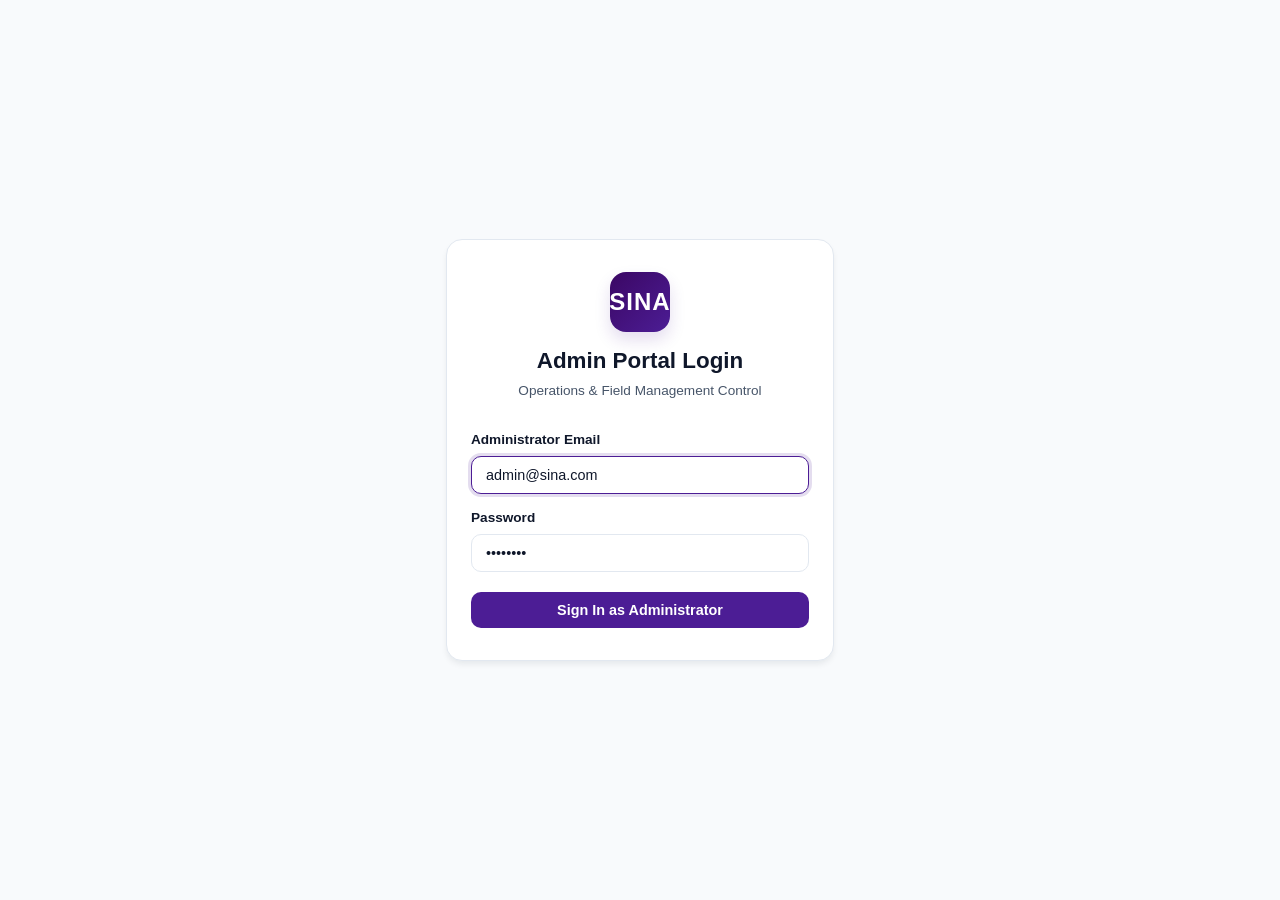
<file: index.html>
<!DOCTYPE html>
<html lang="en">
<head>
  <meta charset="UTF-8">
  <meta name="viewport" content="width=device-width, initial-scale=1.0, maximum-scale=1.0, user-scalable=no">
  <title>Dashboard - SINA Admin Portal</title>
  <meta name="description" content="SINA Operations & Field Representative Management Portal">
  <meta name="theme-color" content="#4C1D95">
  <link rel="manifest" href="manifest.json">
  <link rel="stylesheet" href="css/base.css">
  <link rel="stylesheet" href="css/components.css">
  <link rel="stylesheet" href="css/admin.css">
</head>
<body>

  <main class="admin-container">
    <!-- Top Header Title Row -->
    <div class="page-header-row">
      <div>
        <h1 class="page-title">Operations Dashboard</h1>
        <p class="page-subtitle" id="dashboard-view-scope">Showing consolidated operations for all active field representatives</p>
      </div>
      <div style="display: flex; gap: 8px; flex-wrap: wrap;">
        <button type="button" id="btn-trigger-reset" class="btn btn-outline-purple btn-sm" style="color: var(--danger-color); border-color: rgba(220,38,38,0.4);" title="Reset all transactions and start fresh">
          <svg width="15" height="15" viewBox="0 0 24 24" fill="none" stroke="currentColor" stroke-width="2"><polyline points="1 4 1 10 7 10"/><polyline points="23 20 23 14 17 14"/><path d="M20.49 9A9 9 0 0 0 5.64 5.64L1 10m22 4l-4.64 4.36A9 9 0 0 1 3.51 15"/></svg>
          Reset All Data
        </button>
        <a href="representatives.html" class="btn btn-primary btn-sm">
          <svg width="16" height="16" viewBox="0 0 24 24" fill="none" stroke="currentColor" stroke-width="2"><path d="M17 21v-2a4 4 0 0 0-4-4H5a4 4 0 0 0-4 4v2"/><circle cx="9" cy="7" r="4"/></svg>
          Manage Reps & Passwords
        </a>
      </div>
    </div>

    <!-- Dual-View Filter Bar (All Reps vs Particular Rep) -->
    <div class="rep-filter-bar">
      <div class="filter-left-col">
        <label class="filter-label" for="dashboard-rep-filter">Filter Operations By:</label>
        <select id="dashboard-rep-filter" class="rep-filter-select">
          <option value="">Loading representatives...</option>
        </select>
      </div>
      <div style="align-self: flex-end;">
        <span class="status-badge active">Real-Time Sync Active</span>
      </div>
    </div>

    <!-- 5 Live KPI Metric Cards -->
    <div class="admin-kpi-grid">
      <div class="admin-kpi-card">
        <div class="kpi-label">Total Cash Given</div>
        <div class="kpi-number text-purple" id="kpi-cash-overall-val">₹0</div>
        <div class="kpi-sub">All-time cash given</div>
      </div>
      <div class="admin-kpi-card">
        <div class="kpi-label">Cash Given Today</div>
        <div class="kpi-number" id="kpi-cash-today-val">₹0</div>
        <div class="kpi-sub">Today's cash given</div>
      </div>
      <div class="admin-kpi-card">
        <div class="kpi-label">Total Goods Bought</div>
        <div class="kpi-number text-purple" id="kpi-procurement-val">₹0</div>
        <div class="kpi-sub">Total purchases today</div>
      </div>
      <div class="admin-kpi-card kpi-danger">
        <div class="kpi-label">Daily Expenses</div>
        <div class="kpi-number" style="color: var(--danger-color);" id="kpi-expenses-val">- ₹0</div>
        <div class="kpi-sub">Travel, fuel & food</div>
      </div>
      <div class="admin-kpi-card kpi-warning">
        <div class="kpi-label">Cash in Hand with Reps</div>
        <div class="kpi-number" style="color: var(--purple-dark);" id="kpi-net-cash-val">₹0</div>
        <div class="kpi-sub">Cash Given - Purchases - Expenses</div>
      </div>
    </div>

    <!-- Live Cash Balance Summary Card -->
    <div class="reconciliation-card" id="recon-summary-card">
      <div class="text-center text-muted">Calculating live cash balance...</div>
    </div>

    <!-- Recent Field Activities Table -->
    <div style="margin-top: 24px; width: 100%; max-width: 100%; min-width: 0;">
      <div class="page-header-row" style="margin-bottom: 8px;">
        <div>
          <h3 style="font-size: 1.15rem; font-weight: 700;">Live Field Activity Feed</h3>
          <div style="font-size: 0.72rem; color: var(--text-muted); display: flex; align-items: center; gap: 4px; margin-top: 2px;">
            <svg width="12" height="12" viewBox="0 0 24 24" fill="none" stroke="currentColor" stroke-width="2"><polyline points="9 18 15 12 9 6"/></svg>
            Swipe horizontally to view all table columns
          </div>
        </div>
        <a href="approvals.html" class="text-purple font-bold" style="font-size: 0.85rem;">Review Approvals &rarr;</a>
      </div>
      <div class="table-responsive">
        <table class="admin-table">
          <thead>
            <tr>
              <th>Time</th>
              <th>Representative</th>
              <th>Firm / Shop</th>
              <th>Product / Details</th>
              <th>Amount</th>
              <th>Mode</th>
              <th>Action</th>
            </tr>
          </thead>
          <tbody id="recent-activity-tbody">
            <tr>
              <td colspan="7" class="text-center text-muted" style="padding: 24px;">Loading activities...</td>
            </tr>
          </tbody>
        </table>
      </div>
    </div>
  </main>

  <!-- RESET CONFIRMATION MODAL -->
  <div id="reset-confirm-modal" class="sina-modal-backdrop">
    <div class="sina-modal-card" style="max-width: 440px;">
      <div style="display: flex; justify-content: space-between; align-items: center; margin-bottom: 14px;">
        <span class="status-badge inactive" style="font-size: 0.8rem;">System Reset</span>
        <button class="icon-btn" id="btn-close-reset-modal">&times;</button>
      </div>
      <h3 style="font-size: 1.2rem; font-weight: 800; color: var(--danger-color); margin-bottom: 8px;">Reset All Operations Data?</h3>
      <p class="text-muted" style="font-size: 0.85rem; line-height: 1.5; margin-bottom: 20px;">
        This action will wipe all purchase orders, reset field expenses to ₹0, restore fresh morning cash given, and reset all representative passwords to default (<code>rep123</code>).<br><br>
        <strong>The app will be reset fresh like starting brand new.</strong>
      </p>
      <div style="display: flex; gap: 10px;">
        <button type="button" class="btn btn-secondary" style="flex: 1;" id="btn-cancel-reset">Cancel</button>
        <button type="button" class="btn btn-logout" style="flex: 1;" id="btn-confirm-reset">Yes, Reset All</button>
      </div>
    </div>
  </div>

  <!-- Scripts -->
  <script src="js/config.js"></script>
  <script src="js/icons.js"></script>
  <script src="js/db.js"></script>
  <script src="js/auth.js"></script>
  <script src="js/nav.js"></script>
  <script src="js/dashboard.js"></script>
</body>
</html>
</file>
<file: css/base.css>
/* SINA Admin - Design Tokens & Base CSS */
/* Palette: Pure White, Deep Charcoal/Black Text, 20% Deep Dark Purple */

:root {
  --bg-primary: #FFFFFF;
  --bg-secondary: #F8FAFC;
  --bg-tertiary: #F1F5F9;
  
  --text-primary: #0F172A;
  --text-secondary: #475569;
  --text-muted: #94A3B8;
  --text-inverse: #FFFFFF;

  --purple-primary: #4C1D95;       /* Main interactive dark purple */
  --purple-dark: #3B0764;          /* Header gradient / accent */
  --purple-light: #5B21B6;
  --purple-tint: #F5F3FF;
  --purple-border: #DDD6FE;
  --purple-shadow: rgba(76, 29, 149, 0.15);

  --border-color: #E2E8F0;
  --border-focus: #4C1D95;

  --success-color: #059669;
  --success-bg: #ECFDF5;
  --warning-color: #D97706;
  --warning-bg: #FFFBEB;
  --danger-color: #DC2626;
  --danger-bg: #FEF2F2;

  --font-family: -apple-system, BlinkMacSystemFont, "Segoe UI", Roboto, "Helvetica Neue", Arial, sans-serif;
  --radius-sm: 6px;
  --radius-md: 10px;
  --radius-lg: 16px;
  --radius-full: 9999px;

  --shadow-sm: 0 1px 2px 0 rgba(15, 23, 42, 0.05);
  --shadow-md: 0 4px 6px -1px rgba(15, 23, 42, 0.08);
  --shadow-lg: 0 10px 15px -3px rgba(76, 29, 149, 0.1);

  --header-height: 58px;
}

* {
  box-sizing: border-box;
  margin: 0;
  padding: 0;
}

html, body {
  overflow-x: hidden;
  max-width: 100vw;
  width: 100%;
}

body {
  font-family: var(--font-family);
  background-color: var(--bg-secondary);
  color: var(--text-primary);
  line-height: 1.5;
  padding-top: var(--header-height);
  padding-bottom: 40px;
  min-height: 100vh;
}

a {
  color: inherit;
  text-decoration: none;
}

button, input, select, textarea {
  font-family: inherit;
  font-size: 1rem;
}

.admin-container {
  width: 100%;
  max-width: 1100px;
  margin: 0 auto;
  padding: 16px 14px;
  box-sizing: border-box;
}

h1, h2, h3, h4, h5 {
  color: var(--text-primary);
  font-weight: 700;
}

.text-center { text-align: center; }
.text-muted { color: var(--text-secondary); font-size: 0.875rem; }
.text-purple { color: var(--purple-primary); }
.font-bold { font-weight: 700; }
</file>
<file: css/components.css>
/* SINA Admin - Components CSS */

/* 1. ADMIN TOP BAR */
.admin-top-bar {
  position: fixed;
  top: 0;
  left: 0;
  right: 0;
  height: var(--header-height);
  background-color: var(--bg-primary);
  border-bottom: 1px solid var(--border-color);
  display: flex;
  align-items: center;
  justify-content: space-between;
  padding: 0 20px;
  z-index: 100;
  box-shadow: var(--shadow-sm);
}

.top-bar-left, .top-bar-right {
  display: flex;
  align-items: center;
  gap: 12px;
}

.admin-branding {
  display: flex;
  align-items: center;
  gap: 8px;
}

.brand-name {
  font-size: 1.3rem;
  font-weight: 900;
  letter-spacing: 0.5px;
  color: var(--purple-primary);
}

.admin-tag {
  font-size: 0.65rem;
  font-weight: 800;
  letter-spacing: 0.5px;
  background-color: var(--purple-primary);
  color: #FFFFFF;
  padding: 2px 8px;
  border-radius: var(--radius-sm);
}

.icon-btn {
  background: none;
  border: none;
  cursor: pointer;
  display: inline-flex;
  align-items: center;
  justify-content: center;
  padding: 8px;
  border-radius: var(--radius-md);
  color: var(--text-primary);
  transition: background-color 0.2s;
  position: relative;
}

.icon-btn:hover {
  background-color: var(--purple-tint);
  color: var(--purple-primary);
}

.notif-counter {
  position: absolute;
  top: 2px;
  right: 2px;
  background: var(--danger-color);
  color: #FFFFFF;
  font-size: 0.65rem;
  font-weight: 800;
  padding: 1px 5px;
  border-radius: var(--radius-full);
}

.refresh-btn.spinning svg {
  animation: spin 0.8s linear infinite;
  color: var(--purple-primary);
}

@keyframes spin {
  from { transform: rotate(0deg); }
  to { transform: rotate(360deg); }
}

/* 2. REAL-TIME TOAST ALERT BANNERS */
.admin-toast-container {
  position: fixed;
  top: calc(var(--header-height) + 12px);
  right: 16px;
  z-index: 2000;
  display: flex;
  flex-direction: column;
  gap: 8px;
  pointer-events: none;
}

.admin-toast-card {
  pointer-events: auto;
  background: var(--bg-primary);
  border-left: 4px solid var(--purple-primary);
  border: 1px solid var(--border-color);
  border-left-width: 4px;
  border-left-color: var(--purple-primary);
  border-radius: var(--radius-md);
  padding: 12px 16px;
  width: 320px;
  box-shadow: var(--shadow-lg);
  display: flex;
  gap: 10px;
  animation: slideInToast 0.3s ease forwards;
  transition: opacity 0.3s, transform 0.3s;
}

@keyframes slideInToast {
  from { transform: translateX(100%); opacity: 0; }
  to { transform: translateX(0); opacity: 1; }
}

.toast-title {
  font-size: 0.85rem;
  font-weight: 700;
  color: var(--purple-primary);
}

.toast-body {
  font-size: 0.75rem;
  color: var(--text-secondary);
  margin-top: 2px;
}

/* 3. BUTTONS & FORMS */
.btn {
  display: inline-flex;
  align-items: center;
  justify-content: center;
  gap: 8px;
  padding: 10px 18px;
  border-radius: var(--radius-md);
  font-weight: 600;
  cursor: pointer;
  border: none;
  font-size: 0.9rem;
  transition: background-color 0.2s, transform 0.1s;
}

.btn-sm {
  padding: 6px 12px;
  font-size: 0.8rem;
}

.btn-primary {
  background-color: var(--purple-primary);
  color: #FFFFFF;
}

.btn-primary:hover {
  background-color: var(--purple-dark);
}

.btn-secondary {
  background-color: var(--bg-tertiary);
  color: var(--text-primary);
}

.btn-outline-purple {
  background-color: transparent;
  color: var(--purple-primary);
  border: 1px solid var(--purple-primary);
}

.btn-outline-purple:hover {
  background-color: var(--purple-tint);
}

.btn-logout {
  background-color: var(--danger-bg);
  color: var(--danger-color);
  border: 1px solid rgba(220, 38, 38, 0.2);
}

.btn-block {
  width: 100%;
}

.form-group {
  margin-bottom: 14px;
}

.form-label {
  display: block;
  font-size: 0.85rem;
  font-weight: 600;
  margin-bottom: 6px;
}

.form-input, .form-select, .form-textarea {
  width: 100%;
  padding: 10px 14px;
  background-color: var(--bg-primary);
  border: 1px solid var(--border-color);
  border-radius: var(--radius-md);
  color: var(--text-primary);
  outline: none;
  font-size: 0.9rem;
}

.form-input:focus, .form-select:focus, .form-textarea:focus {
  border-color: var(--purple-primary);
  box-shadow: 0 0 0 3px var(--purple-shadow);
}

/* 4. DRAWER SLIDE-OVER */
.sina-drawer {
  position: fixed;
  top: 0;
  left: 0;
  width: 100vw;
  height: 100vh;
  z-index: 1000;
  visibility: hidden;
  transition: visibility 0.3s;
}

.sina-drawer.open {
  visibility: visible;
}

.drawer-backdrop {
  position: absolute;
  top: 0;
  left: 0;
  width: 100%;
  height: 100%;
  background: rgba(15, 23, 42, 0.4);
  backdrop-filter: blur(2px);
  opacity: 0;
  transition: opacity 0.3s;
}

.sina-drawer.open .drawer-backdrop {
  opacity: 1;
}

.drawer-panel {
  position: absolute;
  top: 0;
  left: 0;
  width: 82%;
  max-width: 320px;
  height: 100%;
  background: var(--bg-primary);
  transform: translateX(-100%);
  transition: transform 0.3s cubic-bezier(0.16, 1, 0.3, 1);
  display: flex;
  flex-direction: column;
  box-shadow: var(--shadow-lg);
}

.sina-drawer.open .drawer-panel {
  transform: translateX(0);
}

.admin-grad-header {
  padding: 24px 16px 16px;
  background: linear-gradient(135deg, var(--purple-dark), var(--purple-primary));
  color: #FFFFFF;
}

.drawer-nav {
  flex: 1;
  padding: 16px 12px;
  display: flex;
  flex-direction: column;
  gap: 6px;
}

.drawer-link {
  display: flex;
  align-items: center;
  gap: 14px;
  padding: 12px 14px;
  border-radius: var(--radius-md);
  font-size: 0.95rem;
  font-weight: 600;
  color: var(--text-primary);
  transition: all 0.2s;
}

.drawer-link:hover {
  background-color: var(--purple-tint);
  color: var(--purple-primary);
}

.drawer-link.active {
  background-color: var(--purple-tint);
  color: var(--purple-primary);
  border-left: 4px solid var(--purple-primary);
}

.drawer-footer {
  padding: 16px;
  border-top: 1px solid var(--border-color);
}

/* 5. MODAL BACKDROP */
.sina-modal-backdrop {
  position: fixed;
  top: 0;
  left: 0;
  width: 100vw;
  height: 100vh;
  background: rgba(15, 23, 42, 0.6);
  backdrop-filter: blur(4px);
  z-index: 2000;
  display: flex;
  align-items: center;
  justify-content: center;
  opacity: 0;
  pointer-events: none;
  transition: opacity 0.25s ease;
  padding: 16px;
}

.sina-modal-backdrop.active {
  opacity: 1;
  pointer-events: auto;
}

.sina-modal-card {
  background: var(--bg-primary);
  width: 100%;
  max-width: 520px;
  border-radius: var(--radius-lg);
  padding: 24px;
  box-shadow: var(--shadow-lg);
  max-height: 90vh;
  overflow-y: auto;
}
</file>
<file: css/admin.css>
/* SINA Admin - Dashboard, Representative Management & Live Tracking CSS */

.page-header-row {
  display: flex;
  justify-content: space-between;
  align-items: center;
  margin-bottom: 20px;
  flex-wrap: wrap;
  gap: 12px;
}

.page-title {
  font-size: 1.5rem;
  font-weight: 800;
  color: var(--text-primary);
}

.page-subtitle {
  font-size: 0.85rem;
  color: var(--text-secondary);
}

/* DUAL-VIEW FILTER BAR */
.rep-filter-bar {
  background: var(--bg-primary);
  border: 1px solid var(--border-color);
  border-radius: var(--radius-lg);
  padding: 12px 14px;
  display: flex;
  align-items: center;
  justify-content: space-between;
  margin-bottom: 20px;
  box-shadow: var(--shadow-sm);
  flex-wrap: wrap;
  gap: 10px;
  width: 100%;
  max-width: 100%;
  box-sizing: border-box;
}

.filter-left-col {
  display: flex;
  flex-direction: column;
  align-items: stretch;
  gap: 6px;
  width: 100%;
  max-width: 100%;
  min-width: 0;
  flex: 1;
}

@media (min-width: 640px) {
  .filter-left-col {
    flex-direction: row;
    align-items: center;
    gap: 12px;
  }
}

.filter-label {
  font-size: 0.78rem;
  font-weight: 700;
  color: var(--purple-primary);
  text-transform: uppercase;
  letter-spacing: 0.5px;
  white-space: nowrap;
}

.rep-filter-select {
  width: 100%;
  max-width: 100%;
  min-width: 0;
  box-sizing: border-box;
  padding: 10px 12px;
  border-radius: var(--radius-md);
  border: 1px solid var(--purple-border);
  background: var(--purple-tint);
  color: var(--purple-dark);
  font-weight: 600;
  outline: none;
  font-size: 0.88rem;
  text-overflow: ellipsis;
  overflow: hidden;
  white-space: nowrap;
}

/* KPI METRIC CARDS (5 METRICS) */
.admin-kpi-grid {
  display: grid;
  grid-template-columns: repeat(auto-fit, minmax(140px, 1fr));
  gap: 10px;
  margin-bottom: 20px;
  width: 100%;
  max-width: 100%;
  box-sizing: border-box;
}

.admin-kpi-card {
  background: var(--bg-primary);
  border: 1px solid var(--border-color);
  border-radius: var(--radius-lg);
  padding: 14px 12px;
  box-shadow: var(--shadow-sm);
  position: relative;
  overflow: hidden;
  box-sizing: border-box;
}

.admin-kpi-card::before {
  content: '';
  position: absolute;
  top: 0;
  left: 0;
  right: 0;
  height: 4px;
  background: var(--purple-primary);
}

.admin-kpi-card.kpi-success::before { background: var(--success-color); }
.admin-kpi-card.kpi-danger::before { background: var(--danger-color); }
.admin-kpi-card.kpi-warning::before { background: var(--warning-color); }

.kpi-label {
  font-size: 0.72rem;
  font-weight: 700;
  color: var(--text-muted);
  text-transform: uppercase;
  letter-spacing: 0.5px;
}

.kpi-number {
  font-size: 1.25rem;
  font-weight: 800;
  color: var(--text-primary);
  margin: 4px 0 2px;
}

.kpi-sub {
  font-size: 0.72rem;
  color: var(--text-secondary);
}

/* CASH RECONCILIATION SUMMARY BOX */
.reconciliation-card {
  background: var(--bg-primary);
  border: 1px solid var(--purple-border);
  border-radius: var(--radius-lg);
  padding: 16px 14px;
  margin-bottom: 20px;
  box-shadow: var(--shadow-sm);
  width: 100%;
  max-width: 100%;
  box-sizing: border-box;
}

.recon-grid {
  display: grid;
  grid-template-columns: repeat(auto-fit, minmax(130px, 1fr));
  gap: 10px;
  margin-top: 14px;
  width: 100%;
  max-width: 100%;
  box-sizing: border-box;
}

.recon-item {
  background: var(--bg-secondary);
  border: 1px solid var(--border-color);
  padding: 12px 10px;
  border-radius: var(--radius-md);
  box-sizing: border-box;
}

.recon-item-lbl {
  font-size: 0.75rem;
  color: var(--text-secondary);
  font-weight: 600;
}

.recon-item-val {
  font-size: 1.15rem;
  font-weight: 800;
  margin-top: 4px;
}

/* DATA TABLES */
.table-responsive {
  width: 100%;
  max-width: 100%;
  min-width: 0;
  overflow-x: auto;
  -webkit-overflow-scrolling: touch;
  display: block;
  background: var(--bg-primary);
  border: 1px solid var(--border-color);
  border-radius: var(--radius-lg);
  box-shadow: var(--shadow-sm);
  box-sizing: border-box;
}

.admin-table {
  width: 100%;
  min-width: 640px;
  border-collapse: collapse;
  text-align: left;
  font-size: 0.88rem;
}

.admin-table th {
  background-color: var(--bg-secondary);
  padding: 12px 16px;
  font-size: 0.75rem;
  font-weight: 700;
  text-transform: uppercase;
  color: var(--text-secondary);
  border-bottom: 1px solid var(--border-color);
  white-space: nowrap;
}

.admin-table td {
  padding: 14px 16px;
  border-bottom: 1px solid var(--border-color);
  color: var(--text-primary);
  vertical-align: middle;
}

.admin-table tr:last-child td {
  border-bottom: none;
}

.admin-table tr:hover {
  background-color: var(--purple-tint);
}

.status-badge {
  display: inline-block;
  padding: 3px 8px;
  border-radius: var(--radius-full);
  font-size: 0.75rem;
  font-weight: 700;
}

.status-badge.active { background: var(--success-bg); color: var(--success-color); }
.status-badge.inactive { background: var(--danger-bg); color: var(--danger-color); }
.status-badge.pending { background: var(--warning-bg); color: var(--warning-color); }
.status-badge.completed { background: var(--success-bg); color: var(--success-color); }

/* LIVE ACTIVITY TIMELINE (rep-detail.html) */
.timeline-list {
  position: relative;
  padding-left: 24px;
  margin-top: 16px;
}

.timeline-list::before {
  content: '';
  position: absolute;
  top: 8px;
  bottom: 8px;
  left: 7px;
  width: 2px;
  background: var(--purple-border);
}

.timeline-item {
  position: relative;
  margin-bottom: 20px;
}

.timeline-dot {
  position: absolute;
  left: -24px;
  top: 4px;
  width: 16px;
  height: 16px;
  border-radius: 50%;
  background: var(--purple-primary);
  border: 3px solid var(--bg-primary);
  box-shadow: 0 0 0 2px var(--purple-border);
}

.timeline-content-card {
  background: var(--bg-primary);
  border: 1px solid var(--border-color);
  border-radius: var(--radius-md);
  padding: 14px;
  box-shadow: var(--shadow-sm);
}

.timeline-header {
  display: flex;
  justify-content: space-between;
  align-items: center;
  margin-bottom: 6px;
}

.timeline-title {
  font-weight: 700;
  font-size: 0.95rem;
}

.timeline-time {
  font-size: 0.75rem;
  color: var(--text-muted);
}

/* REPRESENTATIVE MANAGEMENT RESPONSIVE VIEWS */
.rep-table-row {
  cursor: pointer;
  transition: background-color 0.15s ease;
}

.rep-table-row:hover td {
  background-color: var(--purple-tint) !important;
}

.rep-person-card {
  cursor: pointer;
  background: var(--bg-primary);
  border: 1.5px solid var(--border-color);
  border-radius: var(--radius-md);
  padding: 14px;
  box-shadow: var(--shadow-sm);
  transition: all 0.2s ease;
  width: 100%;
  box-sizing: border-box;
}

.rep-person-card:hover {
  border-color: var(--purple-primary);
  box-shadow: var(--shadow-md);
  transform: translateY(-1px);
}

.rep-person-card:active {
  background-color: var(--purple-tint);
  transform: scale(0.99);
}

/* Representatives Toggle: Table on Desktop, Cards on Mobile */
.reps-table-wrapper {
  display: block;
  width: 100%;
  max-width: 100%;
}

.reps-cards-grid {
  display: none;
}

@media (max-width: 768px) {
  .reps-table-wrapper {
    display: none !important;
  }
  .reps-cards-grid {
    display: flex !important;
    flex-direction: column;
    gap: 12px;
    width: 100%;
    max-width: 100%;
  }
}

/* DAILY CASH GIVEN LOG RESPONSIVE STYLING (rep-detail.html) */
.cash-log-table-desktop {
  display: block;
  width: 100%;
  max-width: 100%;
}

.cash-log-cards-mobile {
  display: none;
}

.cash-log-mobile-item {
  background: var(--bg-primary);
  border: 1px solid var(--border-color);
  border-radius: var(--radius-md);
  padding: 12px 14px;
  box-shadow: var(--shadow-sm);
  width: 100%;
  box-sizing: border-box;
}

@media (max-width: 768px) {
  .cash-log-table-desktop {
    display: none !important;
  }
  .cash-log-cards-mobile {
    display: flex !important;
    flex-direction: column;
    gap: 10px;
    width: 100%;
    max-width: 100%;
  }
}
</file>
